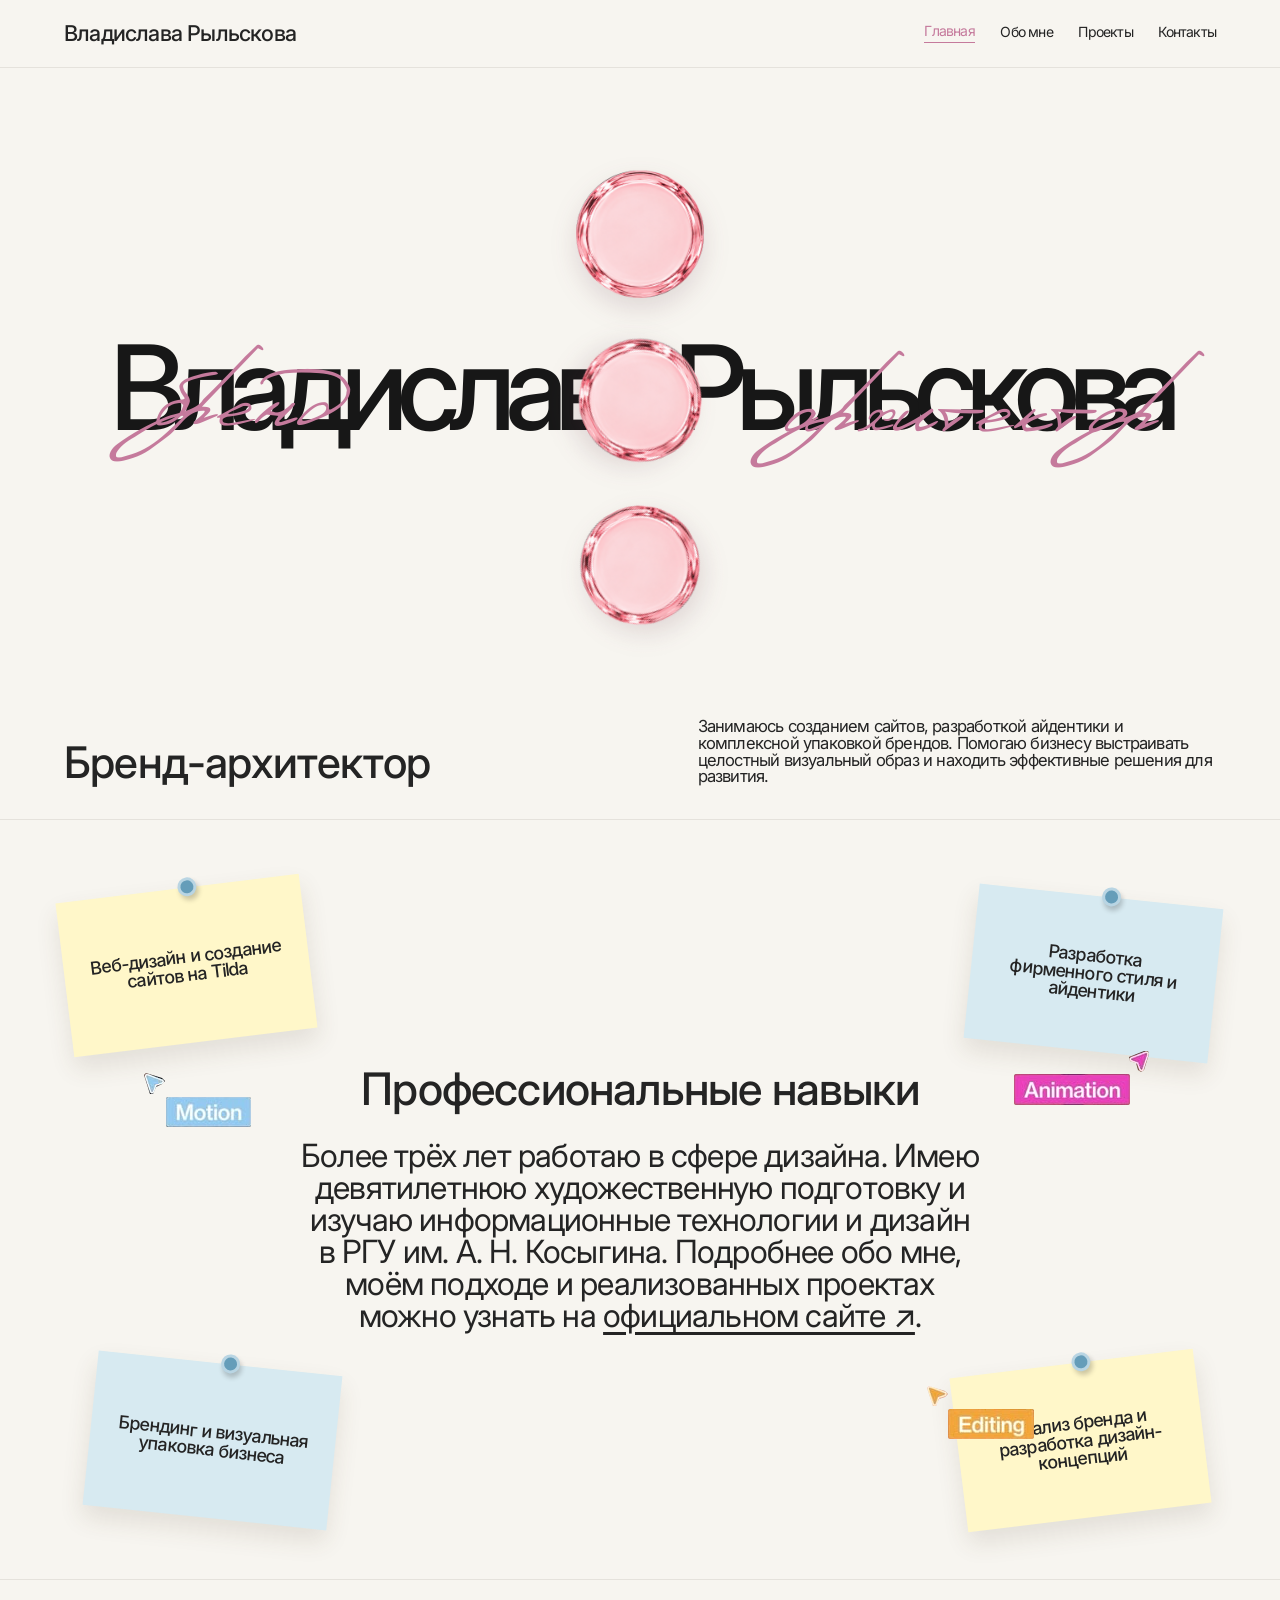
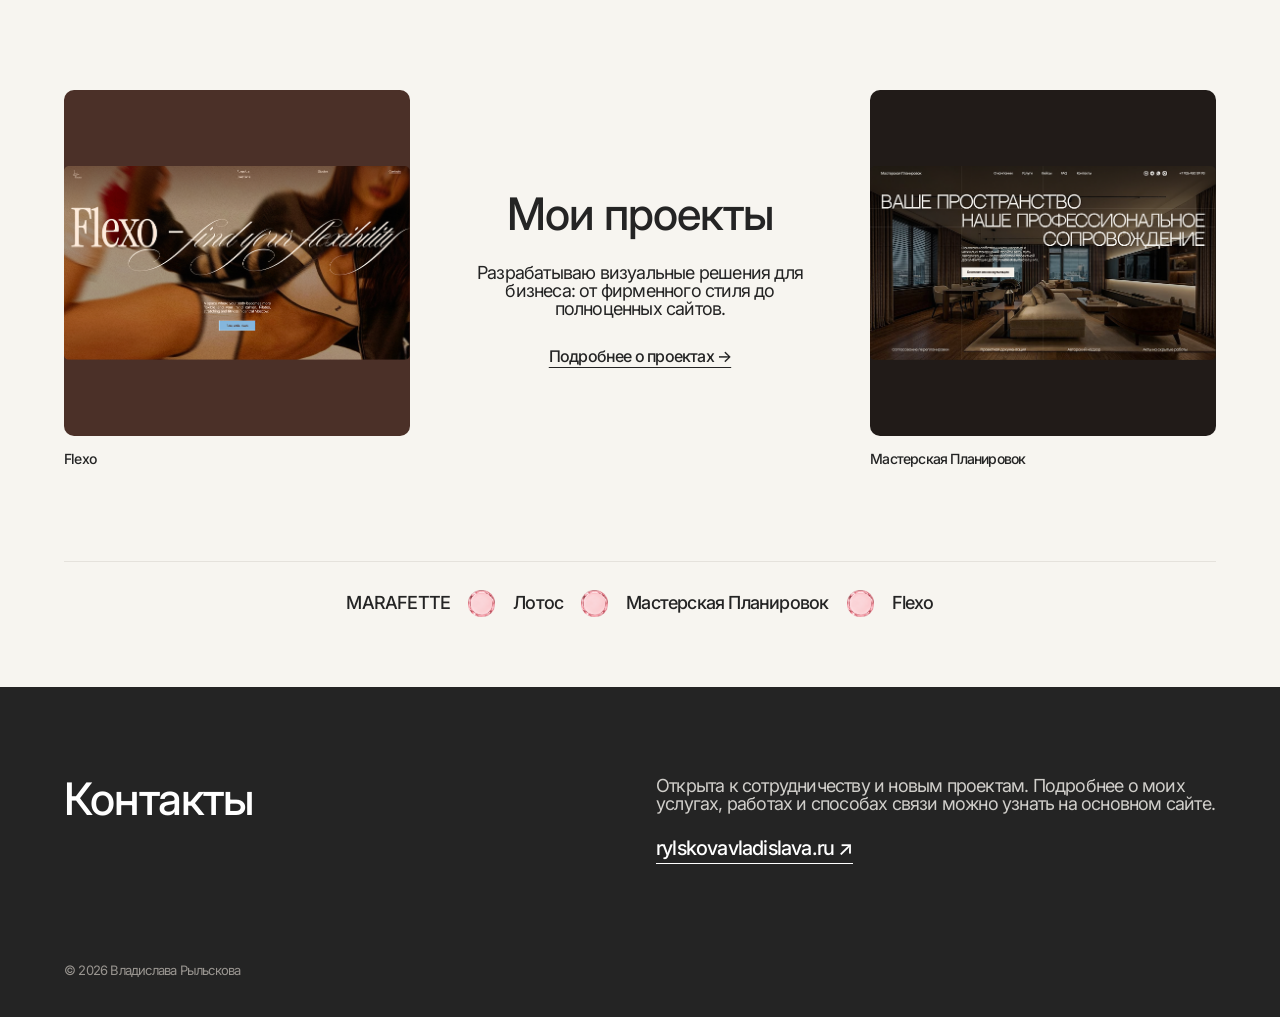
<file: index.html>
<!doctype html>
<html lang="ru">
<head>
  <meta charset="utf-8">
  <meta name="viewport" content="width=device-width, initial-scale=1">
  <meta name="description" content="Бренд-архитектор Владислава Рыльскова создаёт сайты, айдентику и визуальную упаковку брендов. Узнайте о подходе, проектах и возможностях сотрудничества.">
  <title>Бренд-архитектор Владислава Рыльскова — сайты и айдентика</title>
  <link rel="preconnect" href="https://fonts.googleapis.com">
  <link rel="preconnect" href="https://fonts.gstatic.com" crossorigin>
  <link href="https://fonts.googleapis.com/css2?family=Inter:wght@400;500&display=swap" rel="stylesheet">
  <link rel="stylesheet" href="css/style.css?v=3">
  <script src="js/site.js" defer></script>
</head>
<body>
  <header class="hero-top">
    <a class="site-name" href="index.html">Владислава Рыльскова</a>
    <button class="menu-toggle" type="button" aria-expanded="false" aria-controls="site-nav">Меню</button>
    <nav class="site-nav" id="site-nav" aria-label="Основная навигация">
      <a href="index.html" aria-current="page">Главная</a>
      <a href="about.html">Обо мне</a>
      <a href="projects.html">Проекты</a>
      <a href="contacts.html">Контакты</a>
    </nav>
  </header>
  <main>
    <section id="about" aria-labelledby="hero-name">
      <div class="hero-art" aria-hidden="true">
        <span class="hero-back-name"><span>Владислава</span> <span>Рыльскова</span></span>
        <span class="hero-script hero-script-left">бренд</span>
        <span class="hero-script hero-script-right">архитектор</span>
        <div class="crystal-stack">
          <img src="images/pink-glass-disc.png" alt="" width="610" height="607">
          <img src="images/pink-glass-disc.png" alt="" width="610" height="607">
          <img src="images/pink-glass-disc.png" alt="" width="610" height="607">
        </div>
      </div>
      <div class="hero-bottom">
        <h1 id="hero-name">Бренд-архитектор</h1>
        <p>Занимаюсь созданием сайтов, разработкой айдентики и комплексной упаковкой брендов. Помогаю бизнесу выстраивать целостный визуальный образ и находить эффективные решения для развития.</p>
      </div>
    </section>
    <section id="skills" class="content-section" aria-labelledby="skills-title">
      <div class="skills-center">
        <h2 id="skills-title">Профессиональные навыки</h2>
        <p>Более трёх лет работаю в сфере дизайна. Имею девятилетнюю художественную подготовку и изучаю информационные технологии и дизайн в РГУ им. А. Н. Косыгина. Подробнее обо мне, моём подходе и реализованных проектах можно узнать на <a href="https://rylskovavladislava.ru" target="_blank" rel="noopener noreferrer">официальном сайте ↗</a>.</p>
      </div>
      <ul class="skill-notes">
        <li class="skill-note skill-note-one">Веб-дизайн и создание сайтов на Tilda</li>
        <li class="skill-note skill-note-two">Разработка фирменного стиля и айдентики</li>
        <li class="skill-note skill-note-three">Брендинг и визуальная упаковка бизнеса</li>
        <li class="skill-note skill-note-four">Анализ бренда и разработка дизайн-концепций</li>
      </ul>
      <div class="skills-decoration" aria-hidden="true">
        <img class="cursor-motion" src="images/cursor-motion.png" alt="" width="113" height="60">
        <img class="cursor-animation" src="images/cursor-animation.png" alt="" width="141" height="60">
        <img class="cursor-editing" src="images/cursor-editing.png" alt="" width="113" height="59">
      </div>
    </section>
    <section id="projects" class="content-section" aria-labelledby="projects-title">
      <figure class="project-case project-case-left">
        <div class="project-image project-image-flexo">
          <img src="images/flexo-case.png" alt="Главный экран сайта Flexo" width="705" height="396" loading="lazy">
        </div>
        <figcaption>Flexo</figcaption>
      </figure>
      <div class="projects-center">
        <h2 id="projects-title">Мои проекты</h2>
        <p>Разрабатываю визуальные решения для бизнеса: от фирменного стиля до полноценных сайтов.</p>
        <a class="text-link" href="projects.html">Подробнее о проектах →</a>
      </div>
      <figure class="project-case project-case-right">
        <div class="project-image project-image-planirovok">
          <img src="images/planirovok-case.png" alt="Главный экран сайта «Мастерская Планировок»" width="706" height="397" loading="lazy">
        </div>
        <figcaption>Мастерская Планировок</figcaption>
      </figure>
      <ul class="project-line" aria-label="Проекты">
        <li>MARAFETTE</li>
        <li class="project-crystal" aria-hidden="true"><img src="images/pink-glass-disc.png" alt="" width="32" height="32"></li>
        <li>Лотос</li>
        <li class="project-crystal" aria-hidden="true"><img src="images/pink-glass-disc.png" alt="" width="32" height="32"></li>
        <li>Мастерская Планировок</li>
        <li class="project-crystal" aria-hidden="true"><img src="images/pink-glass-disc.png" alt="" width="32" height="32"></li>
        <li>Flexo</li>
      </ul>
    </section>
  </main>
  <footer id="contacts" aria-labelledby="contacts-title">
    <div class="footer-inner">
      <h2 id="contacts-title">Контакты</h2>
      <div>
        <p>Открыта к сотрудничеству и новым проектам. Подробнее о моих услугах, работах и способах связи можно узнать на основном сайте.</p>
        <a href="https://rylskovavladislava.ru" target="_blank" rel="noopener noreferrer">rylskovavladislava.ru ↗</a>
      </div>
    </div>
    <p class="copyright">© 2026 Владислава Рыльскова</p>
  </footer>
</body>
</html>
</file>
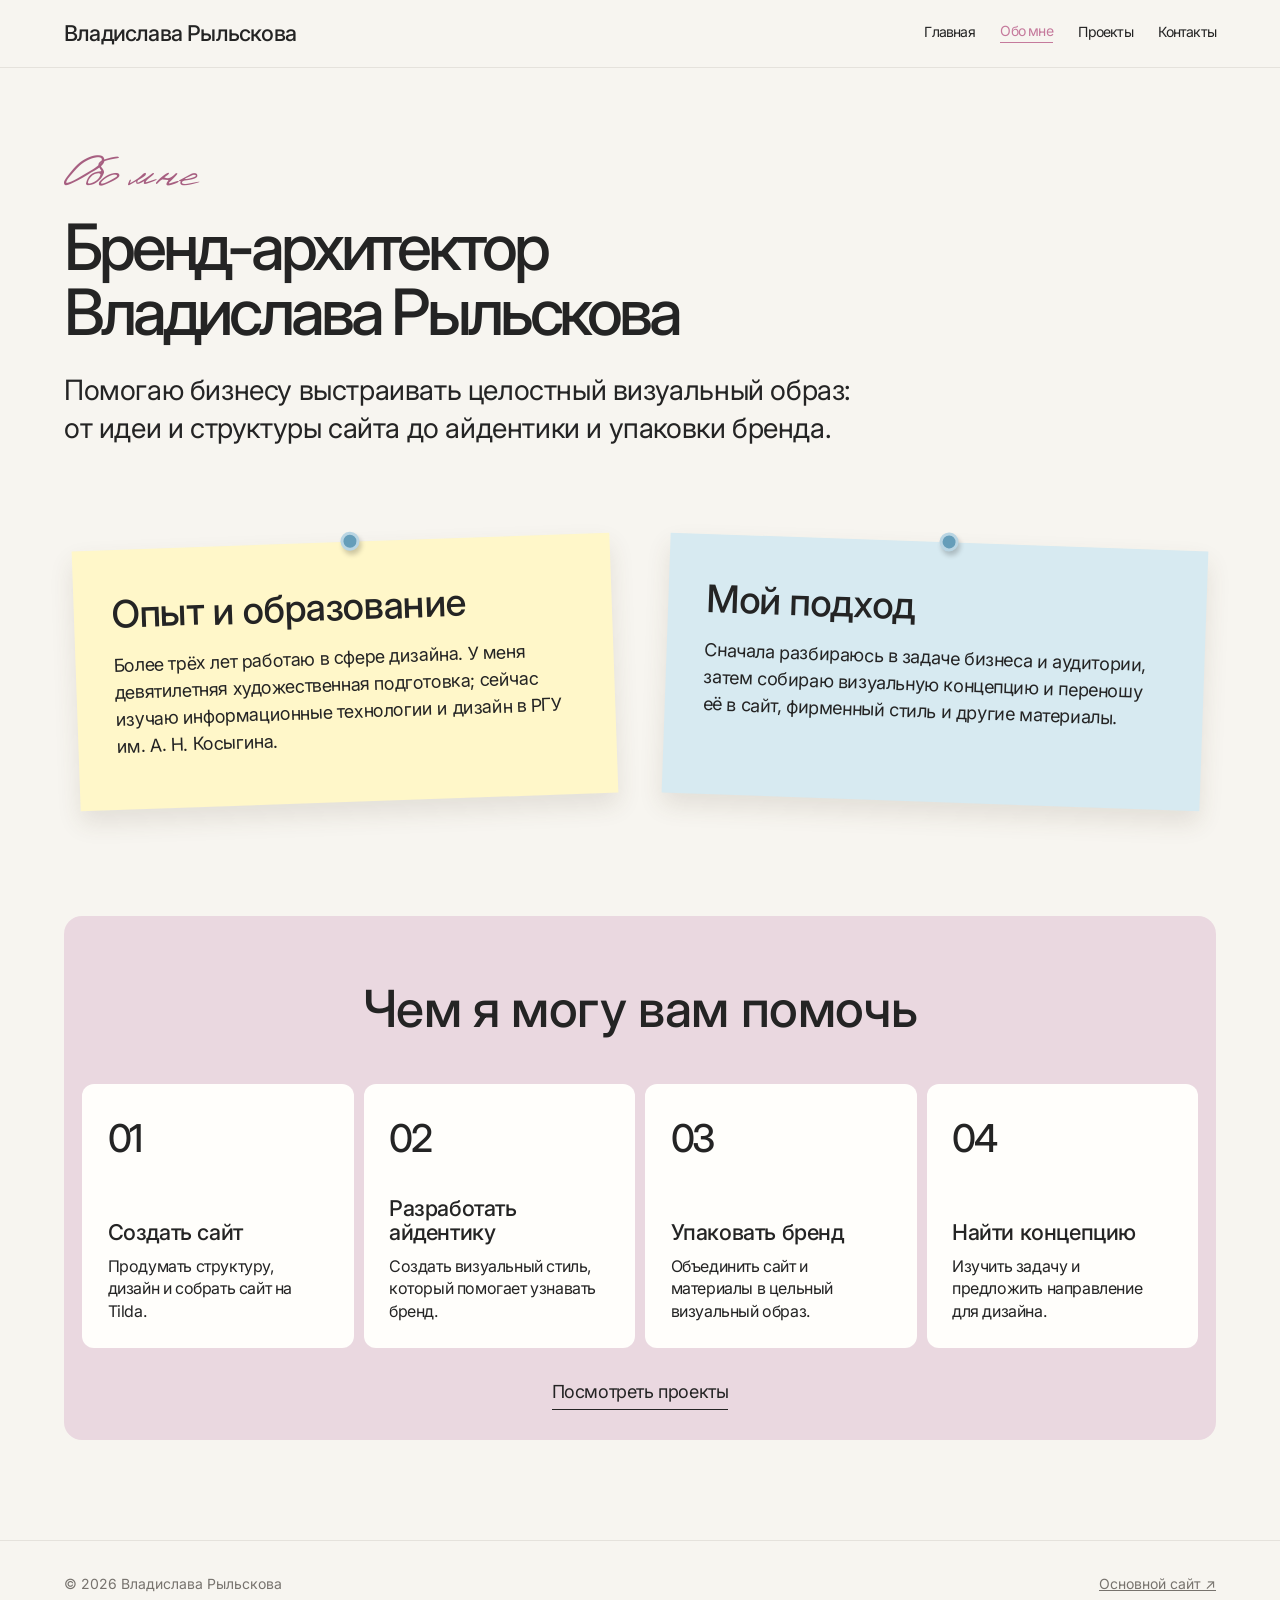
<file: about.html>
<!doctype html>
<html lang="ru">
<head>
  <meta charset="utf-8">
  <meta name="viewport" content="width=device-width, initial-scale=1">
  <meta name="description" content="Узнайте о Владиславе Рыльсковой: образование, опыт в дизайне и подход к созданию сайтов, айдентики и образа бренда. Посмотрите проекты и свяжитесь со мной.">
  <title>О бренд-архитекторе Владиславе Рыльсковой — подход и навыки</title>
  <link rel="preconnect" href="https://fonts.googleapis.com">
  <link rel="preconnect" href="https://fonts.gstatic.com" crossorigin>
  <link href="https://fonts.googleapis.com/css2?family=Inter:wght@400;500&display=swap" rel="stylesheet">
  <link rel="stylesheet" href="css/style.css?v=3">
  <script src="js/site.js" defer></script>
</head>
<body>
  <header class="hero-top">
    <a class="site-name" href="index.html">Владислава Рыльскова</a>
    <button class="menu-toggle" type="button" aria-expanded="false" aria-controls="site-nav">Меню</button>
    <nav class="site-nav" id="site-nav" aria-label="Основная навигация">
      <a href="index.html">Главная</a>
      <a href="about.html" aria-current="page">Обо мне</a>
      <a href="projects.html">Проекты</a>
      <a href="contacts.html">Контакты</a>
    </nav>
  </header>
  <main class="inner-page about-page">
    <p class="page-eyebrow">Обо мне</p>
    <h1><span>Бренд-архитектор</span><span>Владислава Рыльскова</span></h1>
    <p class="page-lead">Помогаю бизнесу выстраивать целостный визуальный образ: от идеи и структуры сайта до айдентики и упаковки бренда.</p>
    <div class="page-grid">
      <section class="info-card"><h2>Опыт и образование</h2><p>Более трёх лет работаю в сфере дизайна. У меня девятилетняя художественная подготовка; сейчас изучаю информационные технологии и дизайн в РГУ им. А. Н. Косыгина.</p></section>
      <section class="info-card"><h2>Мой подход</h2><p>Сначала разбираюсь в задаче бизнеса и аудитории, затем собираю визуальную концепцию и переношу её в сайт, фирменный стиль и другие материалы.</p></section>
    </div>
    <section class="page-section services-section" aria-labelledby="services-title">
      <h2 id="services-title">Чем я могу вам помочь</h2>
      <div class="services-grid">
        <article class="service-card"><span class="service-number">01</span><h3>Создать сайт</h3><p>Продумать структуру, дизайн и собрать сайт на Tilda.</p></article>
        <article class="service-card"><span class="service-number">02</span><h3>Разработать айдентику</h3><p>Создать визуальный стиль, который помогает узнавать бренд.</p></article>
        <article class="service-card"><span class="service-number">03</span><h3>Упаковать бренд</h3><p>Объединить сайт и материалы в цельный визуальный образ.</p></article>
        <article class="service-card"><span class="service-number">04</span><h3>Найти концепцию</h3><p>Изучить задачу и предложить направление для дизайна.</p></article>
      </div>
      <a class="services-link" href="projects.html">Посмотреть проекты</a>
    </section>
  </main>
  <footer class="page-footer"><div class="page-footer-inner"><span>© 2026 Владислава Рыльскова</span><a href="https://rylskovavladislava.ru" target="_blank" rel="noopener noreferrer">Основной сайт ↗</a></div></footer>
</body>
</html>
</file>
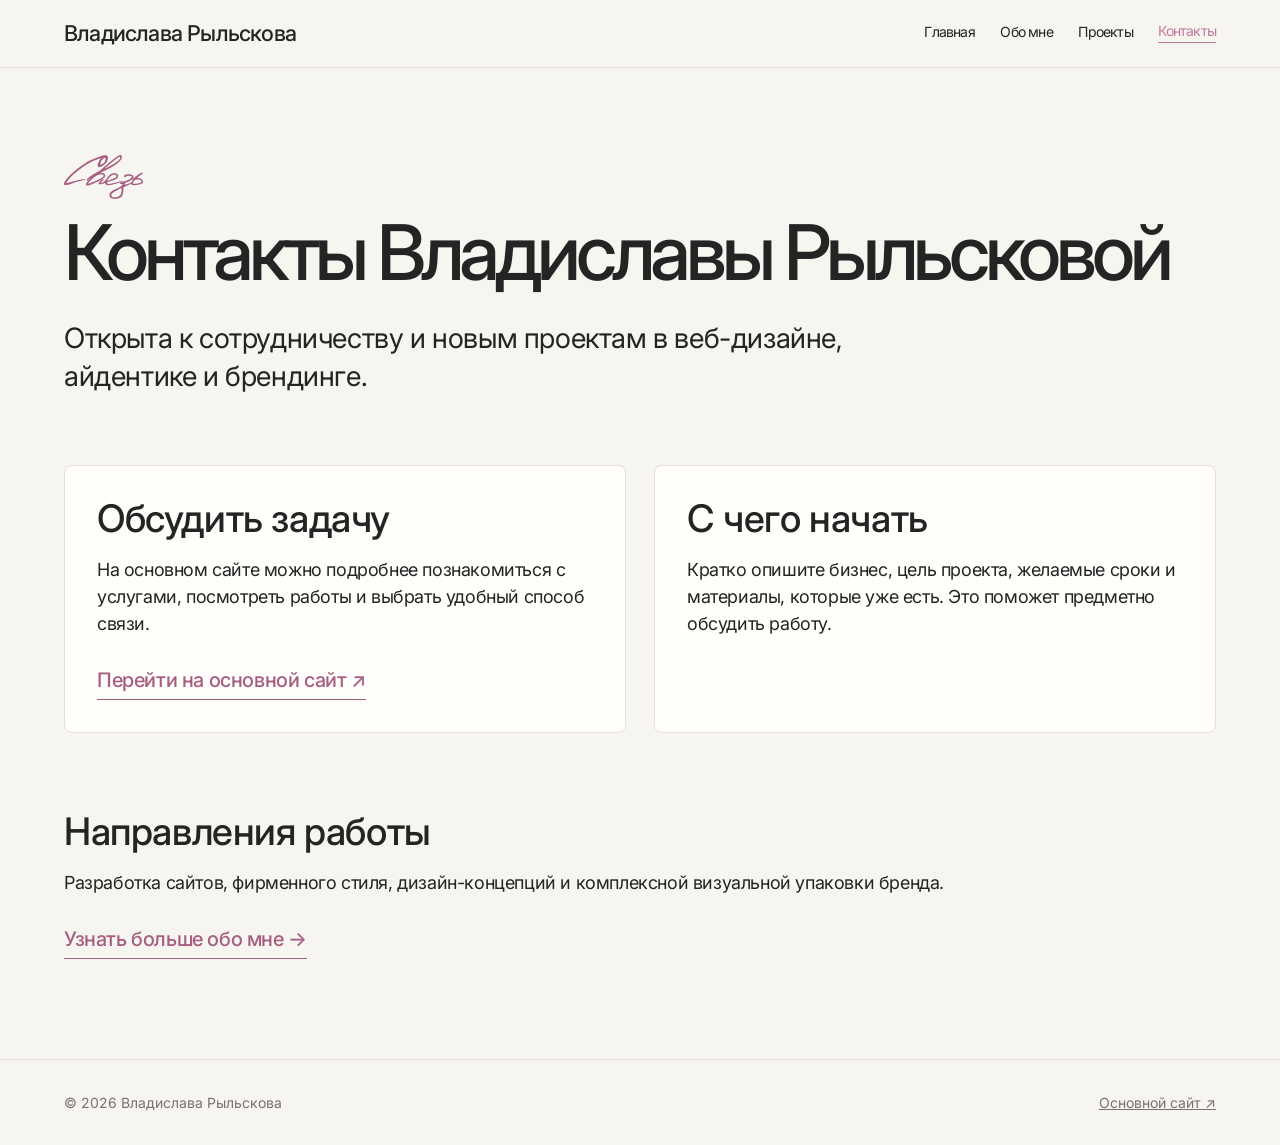
<file: contacts.html>
<!doctype html>
<html lang="ru">
<head>
  <meta charset="utf-8">
  <meta name="viewport" content="width=device-width, initial-scale=1">
  <meta name="description" content="Свяжитесь с бренд-архитектором Владиславой Рыльсковой, чтобы обсудить сайт, айдентику или упаковку бренда. Контакты и услуги доступны на основном сайте.">
  <title>Контакты Владиславы Рыльсковой — обсудить дизайн-проект</title>
  <link rel="preconnect" href="https://fonts.googleapis.com">
  <link rel="preconnect" href="https://fonts.gstatic.com" crossorigin>
  <link href="https://fonts.googleapis.com/css2?family=Inter:wght@400;500&display=swap" rel="stylesheet">
  <link rel="stylesheet" href="css/style.css?v=3">
  <script src="js/site.js" defer></script>
</head>
<body>
  <header class="hero-top">
    <a class="site-name" href="index.html">Владислава Рыльскова</a>
    <button class="menu-toggle" type="button" aria-expanded="false" aria-controls="site-nav">Меню</button>
    <nav class="site-nav" id="site-nav" aria-label="Основная навигация">
      <a href="index.html">Главная</a>
      <a href="about.html">Обо мне</a>
      <a href="projects.html">Проекты</a>
      <a href="contacts.html" aria-current="page">Контакты</a>
    </nav>
  </header>
  <main class="inner-page">
    <p class="page-eyebrow">Связь</p>
    <h1>Контакты Владиславы Рыльсковой</h1>
    <p class="page-lead">Открыта к сотрудничеству и новым проектам в веб-дизайне, айдентике и брендинге.</p>
    <div class="page-grid">
      <section class="info-card"><h2>Обсудить задачу</h2><p>На основном сайте можно подробнее познакомиться с услугами, посмотреть работы и выбрать удобный способ связи.</p><a class="contact-link" href="https://rylskovavladislava.ru" target="_blank" rel="noopener noreferrer">Перейти на основной сайт ↗</a></section>
      <section class="info-card"><h2>С чего начать</h2><p>Кратко опишите бизнес, цель проекта, желаемые сроки и материалы, которые уже есть. Это поможет предметно обсудить работу.</p></section>
    </div>
    <section class="page-section"><h2>Направления работы</h2><p>Разработка сайтов, фирменного стиля, дизайн-концепций и комплексной визуальной упаковки бренда.</p><a class="contact-link" href="about.html">Узнать больше обо мне →</a></section>
  </main>
  <footer class="page-footer"><div class="page-footer-inner"><span>© 2026 Владислава Рыльскова</span><a href="https://rylskovavladislava.ru" target="_blank" rel="noopener noreferrer">Основной сайт ↗</a></div></footer>
</body>
</html>
</file>
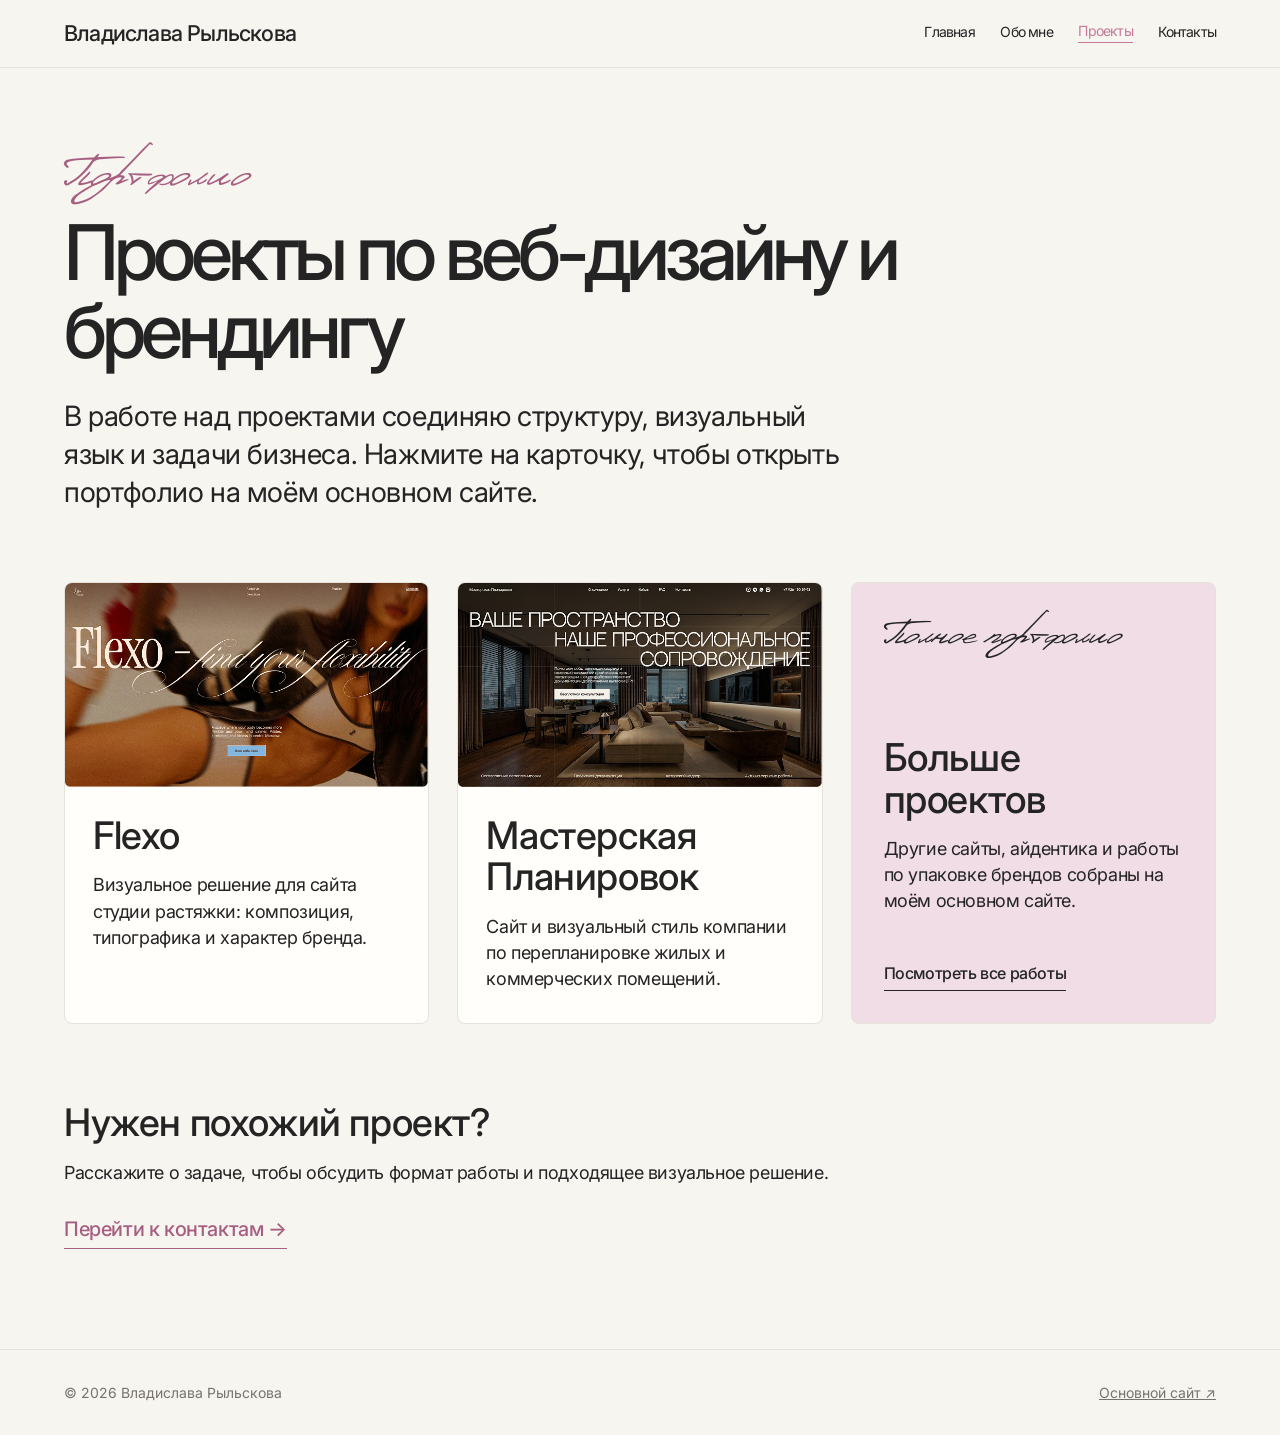
<file: projects.html>
<!doctype html>
<html lang="ru">
<head>
  <meta charset="utf-8">
  <meta name="viewport" content="width=device-width, initial-scale=1">
  <meta name="description" content="Проекты Владиславы Рыльсковой: Flexo, «Мастерская Планировок» и другие работы по веб-дизайну и брендингу. Перейдите к полному портфолио на основном сайте.">
  <title>Проекты Владиславы Рыльсковой — веб-дизайн и брендинг</title>
  <link rel="preconnect" href="https://fonts.googleapis.com">
  <link rel="preconnect" href="https://fonts.gstatic.com" crossorigin>
  <link href="https://fonts.googleapis.com/css2?family=Inter:wght@400;500&display=swap" rel="stylesheet">
  <link rel="stylesheet" href="css/style.css?v=3">
  <script src="js/site.js" defer></script>
</head>
<body>
  <header class="hero-top">
    <a class="site-name" href="index.html">Владислава Рыльскова</a>
    <button class="menu-toggle" type="button" aria-expanded="false" aria-controls="site-nav">Меню</button>
    <nav class="site-nav" id="site-nav" aria-label="Основная навигация">
      <a href="index.html">Главная</a>
      <a href="about.html">Обо мне</a>
      <a href="projects.html" aria-current="page">Проекты</a>
      <a href="contacts.html">Контакты</a>
    </nav>
  </header>
  <main class="inner-page projects-page">
    <p class="page-eyebrow">Портфолио</p>
    <h1>Проекты по веб-дизайну и брендингу</h1>
    <p class="page-lead">В работе над проектами соединяю структуру, визуальный язык и задачи бизнеса. Нажмите на карточку, чтобы открыть портфолио на моём основном сайте.</p>
    <div class="page-grid projects-grid">
      <article class="case-card"><a class="case-card-link" href="https://rylskovavladislava.ru/#rec5060856801" target="_blank" rel="noopener noreferrer"><img src="images/flexo-case.png" alt="Дизайн главного экрана сайта Flexo" width="705" height="396"><h2>Flexo</h2><p>Визуальное решение для сайта студии растяжки: композиция, типографика и характер бренда.</p></a></article>
      <article class="case-card"><a class="case-card-link" href="https://rylskovavladislava.ru/#rec5060856801" target="_blank" rel="noopener noreferrer"><img src="images/planirovok-case.png" alt="Дизайн главного экрана сайта «Мастерская Планировок»" width="706" height="397"><h2>Мастерская Планировок</h2><p>Сайт и визуальный стиль компании по перепланировке жилых и коммерческих помещений.</p></a></article>
      <article class="case-card case-more-card"><a class="case-card-link" href="https://rylskovavladislava.ru/#rec5060856801" target="_blank" rel="noopener noreferrer"><span class="case-more-label">Полное портфолио</span><h2>Больше проектов</h2><p>Другие сайты, айдентика и работы по упаковке брендов собраны на моём основном сайте.</p><span class="case-more-action">Посмотреть все работы</span></a></article>
    </div>
    <section class="page-section"><h2>Нужен похожий проект?</h2><p>Расскажите о задаче, чтобы обсудить формат работы и подходящее визуальное решение.</p><a class="contact-link" href="contacts.html">Перейти к контактам →</a></section>
  </main>
  <footer class="page-footer"><div class="page-footer-inner"><span>© 2026 Владислава Рыльскова</span><a href="https://rylskovavladislava.ru" target="_blank" rel="noopener noreferrer">Основной сайт ↗</a></div></footer>
</body>
</html>
</file>
<file: css/style.css>
@font-face {
    font-family: 'Denistina';
    src: url('../fonts/denistina_en.ttf') format('truetype');
    font-style: normal;
    font-weight: 400;
    font-display: swap;
}

:root {
    --page-gutter: clamp(24px, 5vw, 88px);
}

/* ==================================
   ОБЩИЕ НАСТРОЙКИ
================================== */

*,
*::before,
*::after {
    box-sizing: border-box;
}

html {
    scroll-behavior: smooth;
}

body {
    margin: 0;
    background-color: #F7F5F0;
    color: #242424;
    font-family: 'Inter', Arial, sans-serif;
    font-size: 16px;
    font-weight: 400;
    line-height: 1;
    letter-spacing: -0.05em;
}

h1,
h2,
h3 {
    font-weight: 500;
}

a {
    color: inherit;
}

a:focus-visible {
    outline: 2px solid #C57A9C;
    outline-offset: 5px;
}


/* ==================================
   ЗАКРЕПЛЁННАЯ ШАПКА
================================== */

.hero-top {
    position: fixed;
    top: 0;
    left: 0;
    right: 0;
    z-index: 20;
    display: flex;
    justify-content: space-between;
    align-items: center;
    gap: 32px;
    min-height: 68px;
    padding: 18px var(--page-gutter);
    background-color: #F7F5F0;
    border-bottom: 1px solid #E5E2DC;
}

.hero-top .site-name {
    margin: 0;
    font-size: clamp(17px, 1.7vw, 25px);
    font-weight: 500;
    text-decoration: none;
}

.site-nav {
    display: flex;
    align-items: center;
    gap: clamp(12px, 2vw, 32px);
}

.site-nav a {
    padding-bottom: 4px;
    font-size: 14px;
    text-decoration: none;
    white-space: nowrap;
}

.site-nav a:hover,
.site-nav a[aria-current="page"],
#skills a:hover,
.text-link:hover {
    color: #C57A9C;
}

.site-nav a[aria-current="page"] {
    border-bottom: 1px solid currentColor;
}

.menu-toggle {
    display: none;
}

/* ==================================
   ПЕРВЫЙ ЭКРАН
================================== */

#about {
    display: flex;
    flex-direction: column;
    min-height: min(820px, 100svh);
    padding: 94px var(--page-gutter) 34px;
    border-bottom: 1px solid #E5E2DC;
    overflow: hidden;
}

.hero-art {
    position: relative;
    flex: 1;
    min-height: 420px;
}

/* Крупное имя на заднем плане */
.hero-back-name {
    position: absolute;
    top: 47%;
    left: 50%;
    transform: translate(-50%, -50%);
    color: #171717;
    font-size: clamp(65px, 9.2vw, 160px);
    font-weight: 500;
    line-height: 0.8;
    letter-spacing: -0.095em;
    white-space: nowrap;
}

/* Рукописные слова по сторонам */
.hero-script {
    position: absolute;
    z-index: 2;
    color: #C57A9C;
    font-family: 'Denistina', cursive;
    font-size: clamp(48px, 7.2vw, 120px);
    line-height: 1;
    letter-spacing: 0;
}

.hero-script-left {
    top: 43%;
    left: 8%;
}

.hero-script-right {
    top: 44%;
    right: 5%;
}

/* Вертикальный ряд розовых кристаллов */
.crystal-stack {
    position: absolute;
    top: 49%;
    left: 50%;
    z-index: 1;
    display: flex;
    flex-direction: column;
    align-items: center;
    row-gap: clamp(30px, 3vw, 42px);
    transform: translate(-50%, -50%);
}

.crystal-stack img {
    display: block;
    width: clamp(90px, 10vw, 150px);
    height: auto;
    filter: drop-shadow(0 11px 13px rgba(95, 47, 66, 0.15));
}

.crystal-stack img:nth-child(2) {
    transform: rotate(63deg) scale(0.96);
}

.crystal-stack img:nth-child(3) {
    transform: rotate(-28deg) scale(0.93);
}

/* Должность и первый абзац */
.hero-bottom {
    position: relative;
    z-index: 3;
    display: flex;
    justify-content: space-between;
    align-items: end;
    gap: 32px;
}

.hero-bottom h1 {
    flex: 0 0 43%;
    margin: 0;
    font-size: clamp(27px, 3.4vw, 52px);
}

.hero-bottom p {
    width: min(45%, 585px);
    margin: 0;
    font-size: clamp(15px, 1.3vw, 18px);
}


/* ==================================
   ОБЩИЕ СТИЛИ РАЗДЕЛОВ
================================== */

.content-section {
    max-width: none;
    margin: 0 auto;
    padding: 96px var(--page-gutter);
    scroll-margin-top: 70px;
}

.content-section h2,
#contacts h2 {
    margin: 0;
    font-size: clamp(32px, 3.5vw, 52px);
}

.content-section p,
#contacts p {
    font-size: 18px;
}


/* ==================================
   ВТОРОЙ ЭКРАН — ОБО МНЕ И НАВЫКИ
================================== */

#skills {
    position: relative;
    display: flex;
    align-items: center;
    justify-content: center;
    min-height: 760px;
    border-bottom: 1px solid #E5E2DC;
}

.skills-center {
    position: relative;
    z-index: 2;
    max-width: 680px;
    text-align: center;
}

.skills-center h2 {
    margin-bottom: 28px;
}

.skills-center p {
    margin: 0;
    font-size: clamp(23px, 2.5vw, 32px);
}

.skills-center a {
    text-underline-offset: 5px;
}

/* Четыре заметки с навыками */
.skill-notes {
    position: absolute;
    inset: 0;
    padding: 0;
    margin: 0;
    list-style: none;
}

.skill-note {
    position: absolute;
    display: flex;
    align-items: center;
    justify-content: center;
    width: 245px;
    min-height: 155px;
    padding: 28px 23px;
    background-color: #FFF7C9;
    box-shadow: 0 12px 25px rgba(80, 65, 45, 0.12);
    font-size: 18px;
    font-weight: 500;
    text-align: center;
}

/* Синие кнопки-скрепки на заметках */
.skill-note::before {
    position: absolute;
    top: -10px;
    left: 50%;
    width: 19px;
    height: 19px;
    border: 3px solid #B9D5E3;
    border-radius: 50%;
    background-color: #659DB9;
    box-shadow: 2px 4px 5px rgba(0, 0, 0, 0.2);
    content: '';
}

.skill-note-one {
    top: 9%;
    left: 5%;
    transform: rotate(-7deg);
}

.skill-note-two {
    top: 10%;
    right: 5%;
    background-color: #D7EAF1;
    transform: rotate(6deg);
}

.skill-note-three {
    bottom: 8%;
    left: 7%;
    background-color: #D7EAF1;
    transform: rotate(6deg);
}

.skill-note-four {
    right: 6%;
    bottom: 8%;
    transform: rotate(-7deg);
}

/* Графика курсоров из папки Reel Studio */
.skills-decoration img {
    position: absolute;
    z-index: 1;
    height: auto;
}

.cursor-motion {
    top: 33%;
    left: 11%;
    width: 113px;
}

.cursor-animation {
    top: 30%;
    right: 10%;
    width: 141px;
}

.cursor-editing {
    right: 19%;
    bottom: 18%;
    width: 113px;
}

/* ==================================
   МОИ ПРОЕКТЫ
================================== */

#projects {
    display: grid;
    grid-template-columns: 1fr 1.1fr 1fr;
    align-items: center;
    gap: 40px;
    padding-top: 110px;
    padding-bottom: 70px;
}

.project-case {
    min-width: 0;
    margin: 0;
}

.project-image {
    display: grid;
    place-items: center;
    aspect-ratio: 1;
    overflow: hidden;
    border-radius: 10px;
}

.project-image img {
    display: block;
    width: 100%;
    height: 100%;
    object-fit: contain;
}

.project-image-flexo {
    background-color: #4B3028;
}

.project-image-planirovok {
    background-color: #211B18;
}

.project-case figcaption {
    margin-top: 16px;
    font-size: 14px;
    font-weight: 500;
}

.projects-center {
    text-align: center;
}

.projects-center h2 {
    margin-bottom: 28px;
}

.projects-center p {
    max-width: 430px;
    margin: 0 auto 30px;
    font-size: 18px;
}

.project-line {
    grid-column: 1 / -1;
    display: flex;
    flex-wrap: wrap;
    justify-content: center;
    align-items: center;
    gap: 18px;
    margin: 55px 0 0;
    padding: 28px 0 0;
    border-top: 1px solid #E5E2DC;
    list-style: none;
    font-size: 18px;
    font-weight: 500;
    text-align: center;
}

.project-crystal img {
    display: block;
    width: 27px;
    height: 27px;
}

.text-link {
    display: inline-block;
    font-weight: 500;
    text-underline-offset: 5px;
}


/* ==================================
   КОНТАКТЫ
================================== */

#contacts {
    padding: 90px var(--page-gutter) 40px;
    background-color: #242424;
    color: #FFFFFF;
    scroll-margin-top: 70px;
}

.footer-inner {
    display: grid;
    grid-template-columns: 1fr 1fr;
    gap: 32px;
    max-width: none;
    margin: 0 auto;
}

.footer-inner p {
    max-width: 600px;
    margin: 0 0 25px;
    color: #D0CECA;
}

.footer-inner a {
    display: inline-block;
    padding-bottom: 5px;
    border-bottom: 1px solid #FFFFFF;
    font-size: 20px;
    font-weight: 500;
    text-decoration: none;
}

.footer-inner a:hover {
    color: #E5B6CB;
}

#contacts .copyright {
    max-width: none;
    margin: 100px auto 0;
    color: #999590;
    font-size: 13px;
}


/* ==================================
   АДАПТАЦИЯ ПОД ПЛАНШЕТЫ
================================== */

@media (max-width: 900px) {
    #about {
        min-height: 780px;
    }

    .hero-back-name {
        font-size: 9.3vw;
    }

    .hero-script-left {
        left: 2%;
    }

    .hero-script-right {
        right: 1%;
    }

    .hero-bottom h1 {
        flex-basis: 38%;
    }

    .hero-bottom p {
        width: 52%;
    }

    #skills {
        min-height: 820px;
    }

    .skills-center {
        max-width: 560px;
    }

    .skill-note {
        width: 205px;
        min-height: 140px;
        font-size: 16px;
    }

    #projects {
        grid-template-columns: 1fr 1fr;
    }

    .projects-center {
        grid-column: 1 / -1;
        grid-row: 1;
        margin-bottom: 24px;
    }
}


/* ==================================
   АДАПТАЦИЯ ПОД ТЕЛЕФОНЫ
================================== */

@media (max-width: 600px) {
    #about {
        min-height: 100svh;
        padding: 88px var(--page-gutter) 28px;
    }

    .hero-top {
        gap: 12px;
        min-height: 70px;
        padding: 16px var(--page-gutter);
    }

    .hero-top .site-name {
        max-width: 145px;
        font-size: 17px;
    }

    .menu-toggle {
        display: block;
        padding: 8px 12px;
        border: 1px solid #C9C5BF;
        border-radius: 4px;
        background: transparent;
        color: inherit;
        font: inherit;
        font-size: 14px;
        cursor: pointer;
    }

    .site-nav {
        position: absolute;
        top: 100%;
        right: 0;
        left: 0;
        display: none;
        flex-direction: column;
        align-items: stretch;
        gap: 0;
        padding: 12px var(--page-gutter) 18px;
        background: #F7F5F0;
        border-bottom: 1px solid #E5E2DC;
        box-shadow: 0 12px 20px rgba(0, 0, 0, 0.08);
    }

    .site-nav.is-open {
        display: flex;
    }

    .site-nav a {
        padding: 12px 0;
    }

    .hero-art {
        min-height: 350px;
    }

    .hero-back-name {
        top: 46%;
        display: flex;
        flex-direction: column;
        align-items: center;
        gap: 8px;
        font-size: clamp(53px, 13.5vw, 82px);
    }

    .hero-script {
        font-size: clamp(38px, 11vw, 60px);
    }

    .hero-script-left {
        top: 27%;
        left: 3%;
    }

    .hero-script-right {
        top: 58%;
        right: 2%;
    }

    .crystal-stack {
        top: 46%;
    }

    .crystal-stack img {
        width: clamp(76px, 22vw, 100px);
    }

    .hero-bottom {
        display: block;
    }

    .hero-bottom h2 {
        margin-bottom: 18px;
        font-size: clamp(28px, 8vw, 42px);
    }

    .hero-bottom p {
        width: 100%;
        font-size: 15px;
    }

    .content-section {
        padding: 70px var(--page-gutter);
    }

    #skills {
        display: block;
        min-height: 0;
    }

    .skills-center {
        margin: 0 auto 74px;
    }

    .skills-center h2 {
        margin-bottom: 25px;
    }

    .skills-center p {
        font-size: 23px;
    }

    .skill-notes {
        position: static;
        display: grid;
        gap: 35px;
    }

    .skill-note {
        position: relative;
        top: auto;
        right: auto;
        bottom: auto;
        left: auto;
        width: min(82%, 300px);
        min-height: 125px;
        margin: 0;
        font-size: 17px;
    }

    .skill-note:nth-child(even) {
        margin-left: auto;
    }

    .skills-decoration {
        display: none;
    }

    .footer-inner {
        display: block;
    }

    #projects {
        gap: 18px;
        padding-top: 75px;
        padding-bottom: 55px;
    }

    .projects-center {
        margin-bottom: 20px;
    }

    .projects-center h2 {
        margin-bottom: 20px;
    }

    .project-case figcaption {
        font-size: 12px;
    }

    .project-line {
        gap: 10px;
        margin-top: 28px;
        padding-top: 25px;
        font-size: 15px;
    }

    .project-crystal img {
        width: 20px;
        height: 20px;
    }

    #contacts {
        padding: 70px var(--page-gutter) 40px;
    }

    #contacts h2 {
        margin-bottom: 32px;
    }

    .footer-inner a {
        font-size: 17px;
    }

    #contacts .copyright {
        margin-top: 80px;
    }
}


/* ==================================
   НАСТРОЙКИ ДОСТУПНОСТИ
================================== */

@media (prefers-reduced-motion: reduce) {
    html {
        scroll-behavior: auto;
    }

}

/* Внутренние страницы */
.inner-page {
    max-width: none;
    min-height: calc(100svh - 68px);
    margin: 0 auto;
    padding: 150px var(--page-gutter) 100px;
    line-height: 1.5;
    letter-spacing: -0.025em;
}

.page-eyebrow {
    margin: 0 0 10px;
    color: #A75F81;
    font-family: 'Denistina', cursive;
    font-size: clamp(34px, 3.8vw, 54px);
    font-weight: 400;
    line-height: 1.1;
    letter-spacing: 0;
}

.inner-page h1 {
    max-width: none;
    margin: 0 0 28px;
    font-size: clamp(42px, 6vw, 84px);
    line-height: 1.02;
    letter-spacing: -0.065em;
}

.page-lead {
    max-width: 790px;
    margin: 0 0 70px;
    font-size: clamp(20px, 2.2vw, 28px);
    line-height: 1.35;
}

.page-grid {
    display: grid;
    grid-template-columns: repeat(2, minmax(0, 1fr));
    gap: 28px;
}

.info-card,
.case-card {
    padding: 32px;
    border: 1px solid #E5E2DC;
    border-radius: 8px;
    background: #FFFEFB;
}

.info-card h2,
.case-card h2,
.page-section h2 {
    margin: 0 0 16px;
    font-size: clamp(26px, 3vw, 38px);
    line-height: 1.1;
}

.info-card p,
.case-card p,
.page-section p {
    margin: 0 0 18px;
    font-size: 18px;
}

.info-card p:last-child,
.case-card p:last-child,
.page-section p:last-child {
    margin-bottom: 0;
}

.page-section {
    margin-top: 78px;
}

.page-section ul {
    padding-left: 22px;
    font-size: 18px;
    line-height: 1.6;
}

.case-card {
    padding: 0 0 30px;
    overflow: hidden;
}

.case-card img {
    display: block;
    width: 100%;
    height: auto;
    aspect-ratio: 705 / 396;
    object-fit: cover;
}

.case-card h2,
.case-card p {
    margin-right: 28px;
    margin-left: 28px;
}

.case-card h2 {
    margin-top: 28px;
}

.projects-grid {
    grid-template-columns: repeat(3, minmax(0, 1fr));
}

.projects-grid .case-card {
    padding: 0;
    transition: transform 180ms ease, box-shadow 180ms ease;
}

.projects-grid .case-card:hover,
.projects-grid .case-card:focus-within {
    transform: translateY(-4px);
    box-shadow: 0 14px 30px rgba(55, 39, 47, 0.12);
}

.case-card-link {
    display: flex;
    height: 100%;
    flex-direction: column;
    color: inherit;
    text-decoration: none;
}

.case-card-link:focus-visible {
    outline: 3px solid #A75F81;
    outline-offset: -5px;
}

.projects-grid .case-card p {
    margin-bottom: 30px;
    line-height: 1.45;
}

.case-more-card {
    background: #F0DDE6;
}

.case-more-card .case-card-link {
    min-height: 390px;
    padding: 32px;
}

.case-more-label {
    font-family: 'Denistina', cursive;
    font-size: clamp(30px, 3vw, 43px);
    line-height: 1.1;
}

.case-more-card h2,
.case-more-card p {
    margin-right: 0;
    margin-left: 0;
}

.case-more-card h2 {
    margin-top: auto;
    font-size: clamp(30px, 3vw, 42px);
}

.case-more-action {
    align-self: flex-start;
    margin-top: 16px;
    padding-bottom: 5px;
    border-bottom: 1px solid currentColor;
    font-size: 16px;
    font-weight: 500;
}

.contact-link {
    display: inline-block;
    margin-top: 10px;
    padding-bottom: 4px;
    border-bottom: 1px solid currentColor;
    color: #A75F81;
    font-size: 20px;
    font-weight: 500;
    text-decoration: none;
}

.contact-link:hover {
    color: #7A3E5C;
}

.page-footer {
    padding: 32px var(--page-gutter);
    border-top: 1px solid #E5E2DC;
    color: #77736E;
    font-size: 14px;
    line-height: 1.5;
    letter-spacing: 0;
}

.page-footer-inner {
    display: flex;
    justify-content: space-between;
    gap: 20px;
    max-width: none;
    margin: 0 auto;
}

.page-footer a {
    color: inherit;
}

/* Страница «Обо мне»: заметки и направления работы */
.about-page h1 {
    font-size: clamp(38px, 5vw, 72px);
}

.about-page h1 span {
    display: block;
}

.about-page .page-grid {
    gap: clamp(28px, 4vw, 64px);
    padding: 24px 12px;
}

.about-page .info-card {
    position: relative;
    min-height: 260px;
    padding: 44px 38px 36px;
    border: 0;
    border-radius: 0;
    background: #FFF7C9;
    box-shadow: 0 12px 25px rgba(80, 65, 45, 0.12);
    transform: rotate(-2deg);
}

.about-page .info-card:nth-child(2) {
    background: #D7EAF1;
    transform: rotate(2deg);
}

.about-page .info-card::before {
    position: absolute;
    top: -10px;
    left: 50%;
    width: 19px;
    height: 19px;
    border: 3px solid #B9D5E3;
    border-radius: 50%;
    background: #659DB9;
    box-shadow: 2px 4px 5px rgba(0, 0, 0, 0.2);
    content: '';
}

.about-page .services-section {
    margin-top: 90px;
    padding: clamp(46px, 5vw, 78px) 18px 18px;
    border-radius: 18px;
    background: #EAD8E0;
    color: #242424;
    text-align: center;
}

.services-section > h2 {
    max-width: 800px;
    margin: 0 auto 48px;
    font-size: clamp(35px, 4vw, 58px);
}

.services-grid {
    display: grid;
    grid-template-columns: repeat(4, minmax(0, 1fr));
    gap: 10px;
    text-align: left;
}

.service-card {
    display: flex;
    min-height: 245px;
    flex-direction: column;
    align-items: flex-start;
    padding: clamp(22px, 2vw, 32px);
    border-radius: 12px;
    background: #FFFEFB;
    color: #242424;
}

.service-number {
    margin-bottom: 30px;
    font-size: clamp(32px, 3vw, 46px);
    font-weight: 500;
    letter-spacing: -0.06em;
}

.service-card h3 {
    margin: auto 0 10px;
    font-size: clamp(20px, 1.7vw, 27px);
    line-height: 1.1;
}

.service-card p {
    margin: 0;
    font-size: 16px;
    line-height: 1.4;
    letter-spacing: -0.025em;
}

.services-link {
    display: inline-block;
    margin: 30px 0 12px;
    padding-bottom: 4px;
    border-bottom: 1px solid currentColor;
    font-size: 18px;
    text-decoration: none;
}

@media (max-width: 1100px) {
    .services-grid {
        grid-template-columns: repeat(2, minmax(0, 1fr));
    }
}

@media (max-width: 1000px) {
    .projects-grid {
        grid-template-columns: repeat(2, minmax(0, 1fr));
    }
}

@media (max-width: 700px) {
    .page-grid {
        grid-template-columns: 1fr;
    }

    .projects-grid {
        grid-template-columns: 1fr;
    }

    .case-more-card .case-card-link {
        min-height: 300px;
    }

    .about-page h1 {
        font-size: clamp(30px, 7vw, 44px);
    }

    .about-page .page-grid {
        padding: 16px 6px;
    }

    .about-page .info-card {
        min-height: 0;
        padding: 40px 28px 30px;
    }

    .about-page .services-section {
        margin-top: 62px;
    }

    .services-grid {
        grid-template-columns: 1fr;
    }

    .service-card {
        min-height: 205px;
    }

    .inner-page {
        padding-top: 125px;
        padding-bottom: 70px;
    }

    .page-lead {
        margin-bottom: 45px;
    }

    .page-section {
        margin-top: 55px;
    }

    .page-footer-inner {
        display: block;
    }
}
</file>
